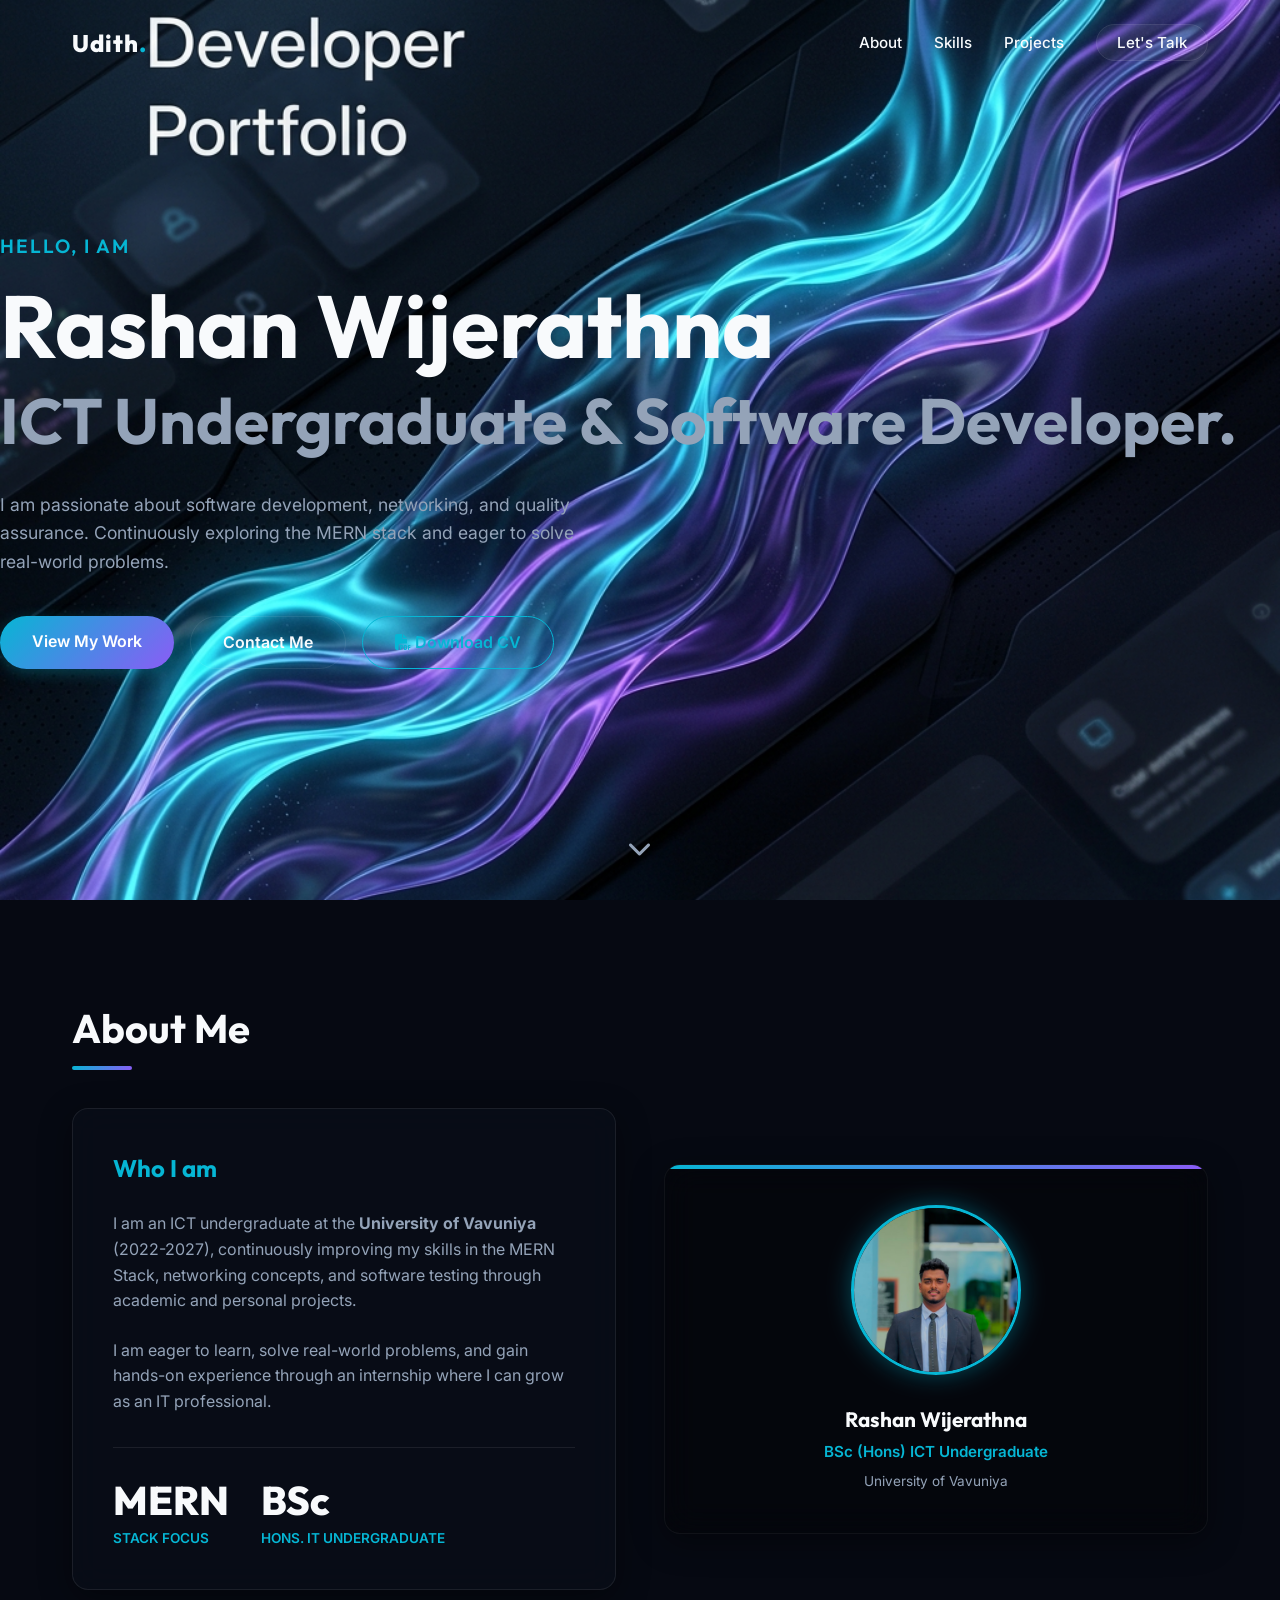
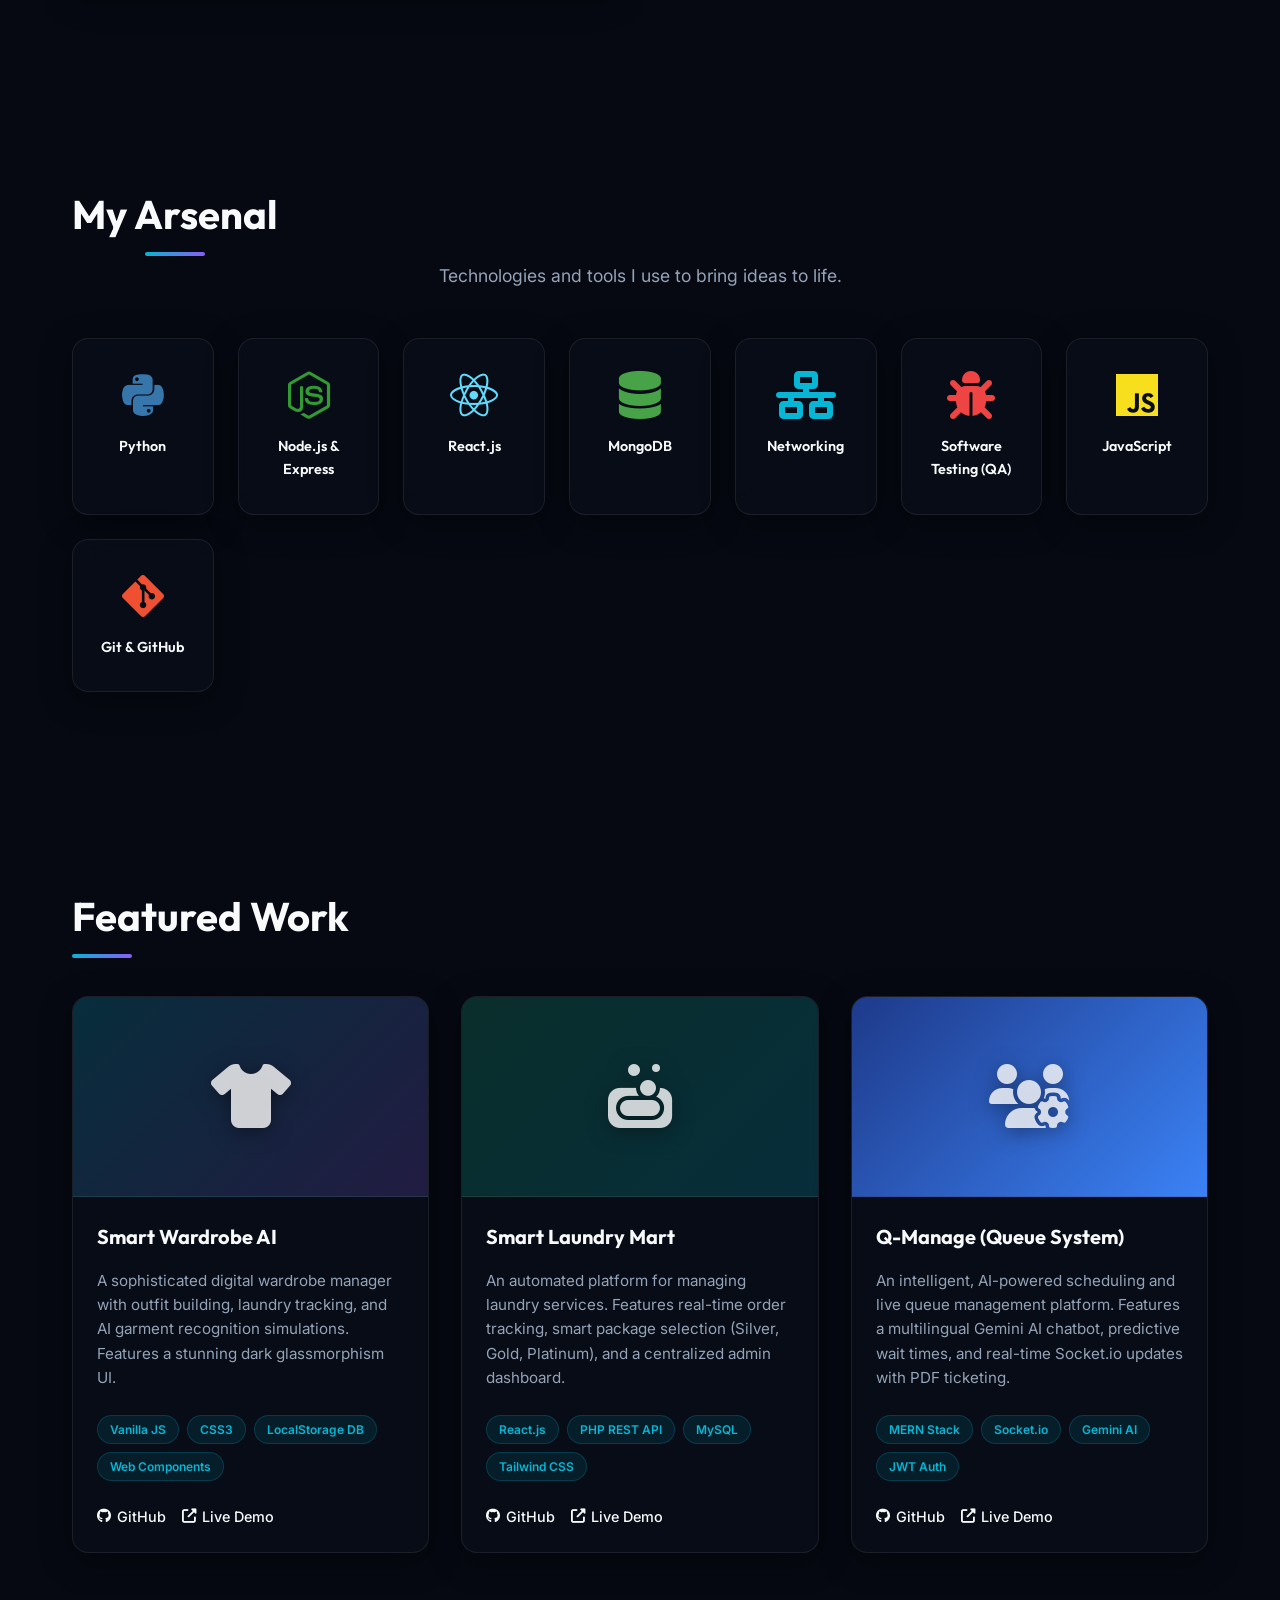
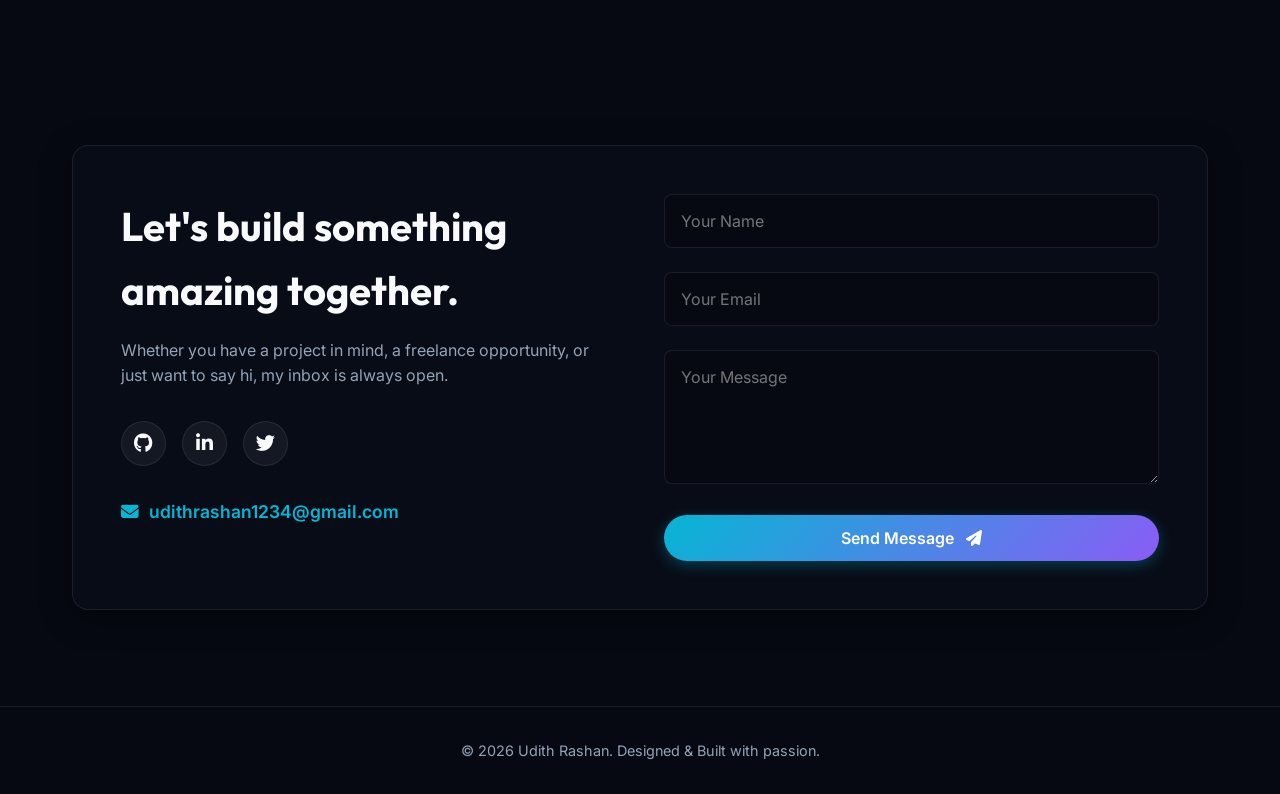
<file: index.html>
<!DOCTYPE html>
<html lang="en">
<head>
  <meta charset="UTF-8">
  <meta name="viewport" content="width=device-width, initial-scale=1.0">
  <title>Udith Rashan | ICT Undergraduate & Developer</title>
  <link rel="stylesheet" href="css/style.css">
  <link href="https://fonts.googleapis.com/css2?family=Inter:wght@300;400;500;600;700&family=Outfit:wght@400;500;700;800&display=swap" rel="stylesheet">
  <!-- FontAwesome for icons -->
  <link rel="stylesheet" href="https://cdnjs.cloudflare.com/ajax/libs/font-awesome/6.4.0/css/all.min.css">
</head>
<body>
  
  <nav class="navbar" id="navbar">
    <div class="nav-container">
      <a href="#home" class="logo">Udith<span>.</span></a>
      <ul class="nav-links">
        <li><a href="#about">About</a></li>
        <li><a href="#skills">Skills</a></li>
        <li><a href="#projects">Projects</a></li>
        <li><a href="#contact" class="btn-contact">Let's Talk</a></li>
      </ul>
      <div class="hamburger">
        <i class="fas fa-bars"></i>
      </div>
    </div>
  </nav>

  <main>
    <!-- HERO SECTION -->
    <section id="home" class="hero">
      <div class="hero-bg"></div>
      <div class="hero-content">
        <span class="greeting animate-up">Hello, I am</span>
        <h1 class="animate-up delay-1">Rashan Wijerathna</h1>
        <h2 class="animate-up delay-2">ICT Undergraduate & Software Developer.</h2>
        <p class="animate-up delay-3">I am passionate about software development, networking, and quality assurance. Continuously exploring the MERN stack and eager to solve real-world problems.</p>
        <div class="hero-actions animate-up delay-4">
          <a href="#projects" class="btn btn-primary">View My Work</a>
          <a href="#contact" class="btn btn-secondary">Contact Me</a>
          <a href="cv.html" target="_blank" class="btn btn-secondary" style="border-color: var(--accent-cyan); color: var(--accent-cyan);">
            <i class="fas fa-file-pdf"></i> Download CV
          </a>
        </div>
      </div>

      <div class="scroll-indicator">
        <a href="#about"><i class="fas fa-chevron-down"></i></a>
      </div>
    </section>

    <!-- ABOUT SECTION -->
    <section id="about" class="section">
      <div class="container">
        <h2 class="section-title">About Me</h2>
        <div class="about-grid">
          <div class="about-text glass-card reveal">
            <h3>Who I am</h3>
            <p>I am an ICT undergraduate at the <strong>University of Vavuniya</strong> (2022-2027), continuously improving my skills in the MERN Stack, networking concepts, and software testing through academic and personal projects.</p>
            <p>I am eager to learn, solve real-world problems, and gain hands-on experience through an internship where I can grow as an IT professional.</p>
            <div class="stats">
              <div class="stat-item">
                <span class="stat-num">MERN</span>
                <span class="stat-label">Stack Focus</span>
              </div>
              <div class="stat-item">
                <span class="stat-num">BSc</span>
                <span class="stat-label">Hons. IT Undergraduate</span>
              </div>
            </div>
          </div>
          <div class="about-visual glass-card reveal delay-1" style="display: flex; flex-direction: column; align-items: center; justify-content: center; padding: 2.5rem; text-align: center;">
            <div class="about-avatar-ring">
              <img src="assets/profile.jpg" alt="Rashan Wijerathna" style="width: 170px; height: 170px; border-radius: 50%; object-fit: cover; object-position: center top; border: 3px solid var(--accent-cyan); box-shadow: 0 0 25px rgba(6, 182, 212, 0.4);" />
            </div>
            <h3 style="margin-top: 1.25rem; color: var(--text-main); font-size: 1.3rem;">Rashan Wijerathna</h3>
            <p style="color: var(--accent-cyan); font-size: 0.95rem; font-weight: 600; margin-top: 0.25rem;">BSc (Hons) ICT Undergraduate</p>
            <p style="color: var(--text-muted); font-size: 0.85rem; margin-top: 0.4rem;">University of Vavuniya</p>
          </div>
        </div>
      </div>
    </section>

    <!-- SKILLS SECTION -->
    <section id="skills" class="section">
      <div class="container">
        <h2 class="section-title text-center">My Arsenal</h2>
        <p class="section-subtitle text-center">Technologies and tools I use to bring ideas to life.</p>
        
        <div class="skills-grid">
          <div class="skill-card glass-card reveal">
            <i class="fab fa-python skill-icon" style="color: #3776AB;"></i>
            <h4>Python</h4>
          </div>
          <div class="skill-card glass-card reveal delay-1">
            <i class="fab fa-node-js skill-icon" style="color: #339933;"></i>
            <h4>Node.js & Express</h4>
          </div>
          <div class="skill-card glass-card reveal delay-2">
            <i class="fab fa-react skill-icon" style="color: #61dafb;"></i>
            <h4>React.js</h4>
          </div>
          <div class="skill-card glass-card reveal delay-3">
            <i class="fas fa-database skill-icon" style="color: #47A248;"></i>
            <h4>MongoDB</h4>
          </div>
          <div class="skill-card glass-card reveal">
            <i class="fas fa-network-wired skill-icon" style="color: #06b6d4;"></i>
            <h4>Networking</h4>
          </div>
          <div class="skill-card glass-card reveal delay-1">
            <i class="fas fa-bug skill-icon" style="color: #ef4444;"></i>
            <h4>Software Testing (QA)</h4>
          </div>
          <div class="skill-card glass-card reveal delay-2">
            <i class="fab fa-js skill-icon" style="color: #f7df1e;"></i>
            <h4>JavaScript</h4>
          </div>
          <div class="skill-card glass-card reveal delay-3">
            <i class="fab fa-git-alt skill-icon" style="color: #f05032;"></i>
            <h4>Git & GitHub</h4>
          </div>
        </div>
      </div>
    </section>

    <!-- PROJECTS SECTION -->
    <section id="projects" class="section">
      <div class="container">
        <h2 class="section-title">Featured Work</h2>
        
        <div class="projects-grid">
          <!-- Project 1 -->
          <div class="project-card glass-card reveal">
            <div class="project-img placeholder-gradient-1">
              <i class="fas fa-tshirt project-icon"></i>
            </div>
            <div class="project-content">
              <h3>Smart Wardrobe AI</h3>
              <p>A sophisticated digital wardrobe manager with outfit building, laundry tracking, and AI garment recognition simulations. Features a stunning dark glassmorphism UI.</p>
              <div class="project-tech">
                <span>Vanilla JS</span>
                <span>CSS3</span>
                <span>LocalStorage DB</span>
                <span>Web Components</span>
              </div>
              <div class="project-links">
                <a href="https://github.com/rashan86/smart-wardrobe-app" target="_blank" class="btn-link"><i class="fab fa-github"></i> GitHub</a>
                <a href="#" class="btn-link"><i class="fas fa-external-link-alt"></i> Live Demo</a>
              </div>
            </div>
          </div>
          
          <!-- Project 2 -->
          <div class="project-card glass-card reveal delay-1">
            <div class="project-img placeholder-gradient-2">
              <i class="fas fa-soap project-icon"></i>
            </div>
            <div class="project-content">
              <h3>Smart Laundry Mart</h3>
              <p>An automated platform for managing laundry services. Features real-time order tracking, smart package selection (Silver, Gold, Platinum), and a centralized admin dashboard.</p>
              <div class="project-tech">
                <span>React.js</span>
                <span>PHP REST API</span>
                <span>MySQL</span>
                <span>Tailwind CSS</span>
              </div>
              <div class="project-links">
                <a href="https://github.com/rashan86/smart_laundry_mart" target="_blank" class="btn-link"><i class="fab fa-github"></i> GitHub</a>
                <a href="#" class="btn-link"><i class="fas fa-external-link-alt"></i> Live Demo</a>
              </div>
            </div>
          </div>
          
          <!-- Project 3 -->
          <div class="project-card glass-card reveal delay-2">
            <div class="project-img placeholder-gradient-1" style="background: linear-gradient(135deg, #1E3A8A 0%, #3B82F6 100%);">
              <i class="fas fa-users-cog project-icon"></i>
            </div>
            <div class="project-content">
              <h3>Q-Manage (Queue System)</h3>
              <p>An intelligent, AI-powered scheduling and live queue management platform. Features a multilingual Gemini AI chatbot, predictive wait times, and real-time Socket.io updates with PDF ticketing.</p>
              <div class="project-tech">
                <span>MERN Stack</span>
                <span>Socket.io</span>
                <span>Gemini AI</span>
                <span>JWT Auth</span>
              </div>
              <div class="project-links">
                <a href="https://github.com/rashan86/Appointment-Queue-Management" target="_blank" class="btn-link"><i class="fab fa-github"></i> GitHub</a>
                <a href="#" class="btn-link"><i class="fas fa-external-link-alt"></i> Live Demo</a>
              </div>
            </div>
          </div>
        </div>
      </div>
    </section>

    <!-- CONTACT SECTION -->
    <section id="contact" class="section">
      <div class="container">
        <div class="contact-box glass-card reveal">
          <div class="contact-info">
            <h2>Let's build something amazing together.</h2>
            <p>Whether you have a project in mind, a freelance opportunity, or just want to say hi, my inbox is always open.</p>
            <div class="social-links">
              <a href="https://github.com/rashan86" target="_blank" class="social-icon"><i class="fab fa-github"></i></a>
              <a href="https://www.linkedin.com/in/rashnx86" target="_blank" class="social-icon"><i class="fab fa-linkedin-in"></i></a>
              <a href="#" class="social-icon"><i class="fab fa-twitter"></i></a>
            </div>
            <a href="mailto:udithrashan1234@gmail.com" class="email-link"><i class="fas fa-envelope"></i> udithrashan1234@gmail.com</a>
          </div>
          
          <form class="contact-form" id="contactForm">
            <div class="input-group">
              <input type="text" id="name" required placeholder="Your Name">
            </div>
            <div class="input-group">
              <input type="email" id="email" required placeholder="Your Email">
            </div>
            <div class="input-group">
              <textarea id="message" rows="5" required placeholder="Your Message"></textarea>
            </div>
            <button type="submit" class="btn btn-primary" style="width: 100%;">Send Message <i class="fas fa-paper-plane" style="margin-left: 8px;"></i></button>
          </form>
        </div>
      </div>
    </section>
  </main>

  <footer>
    <div class="container">
      <p>&copy; 2026 Udith Rashan. Designed & Built with passion.</p>
    </div>
  </footer>

  <script src="js/main.js"></script>
</body>
</html>
</file>
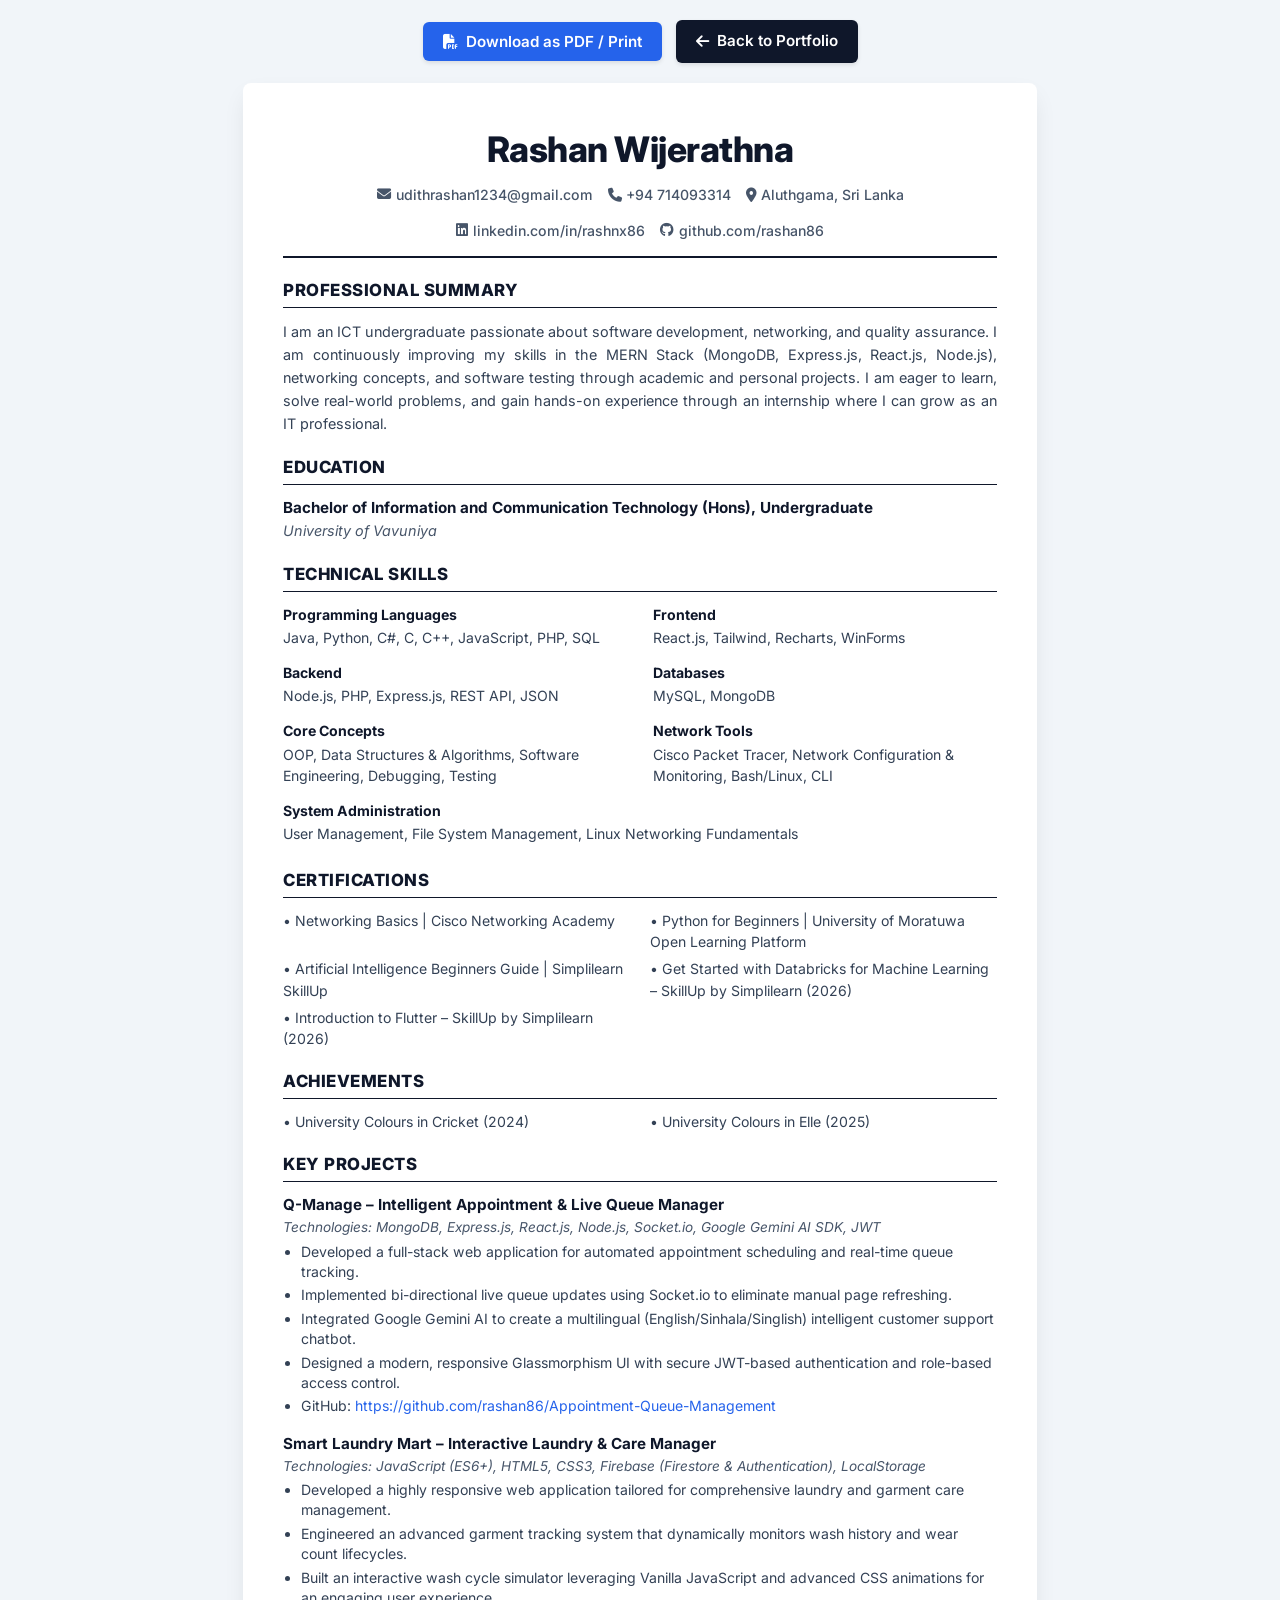
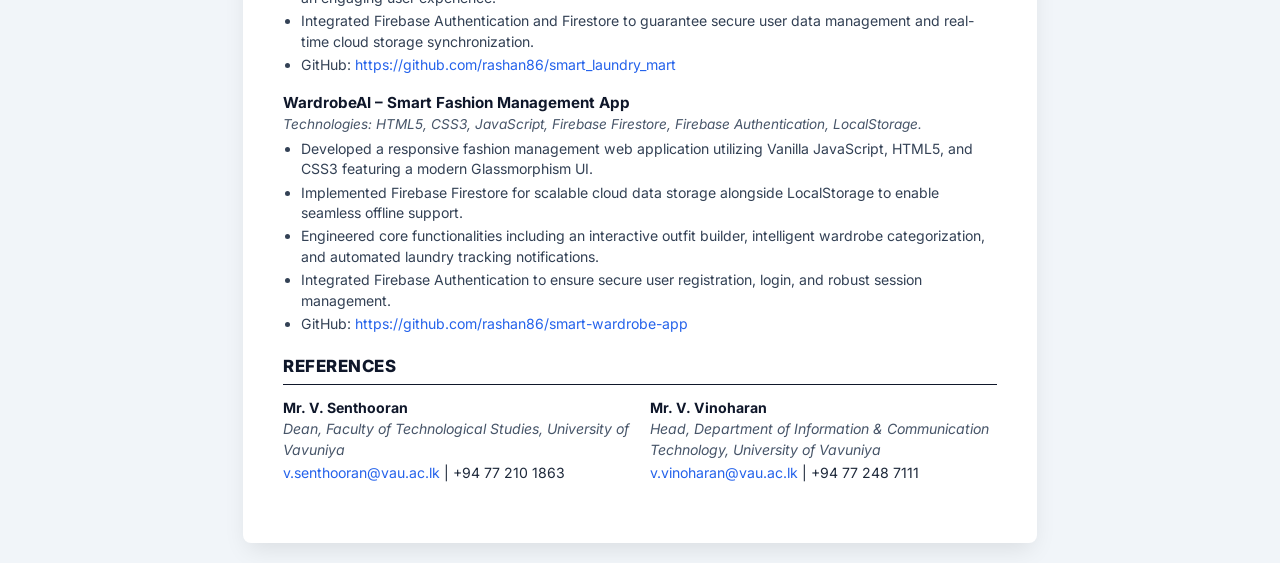
<file: cv.html>
<!DOCTYPE html>
<html lang="en">
<head>
  <meta charset="UTF-8">
  <meta name="viewport" content="width=device-width, initial-scale=1.0">
  <title>Rashan Wijerathna - CV</title>
  <link href="https://fonts.googleapis.com/css2?family=Inter:wght@400;500;600;700;800&display=swap" rel="stylesheet">
  <link rel="stylesheet" href="https://cdnjs.cloudflare.com/ajax/libs/font-awesome/6.4.0/css/all.min.css">
  <style>
    /* Reset & Base Settings */
    * { box-sizing: border-box; margin: 0; padding: 0; }
    body { font-family: 'Inter', sans-serif; color: #1e293b; line-height: 1.5; background: #f1f5f9; padding: 20px; }
    
    /* A4 Size Paper styling */
    .page {
      background: white;
      max-width: 21cm; /* A4 width */
      min-height: 29.7cm;
      margin: 0 auto;
      padding: 40px;
      box-shadow: 0 10px 25px -5px rgba(0,0,0,0.1);
      border-radius: 8px;
    }

    /* Header */
    header { border-bottom: 2px solid #0f172a; padding-bottom: 15px; margin-bottom: 20px; }
    h1 { font-size: 2.2rem; color: #0f172a; font-weight: 800; text-align: center; margin-bottom: 8px; letter-spacing: -0.5px; }
    .contact-info { display: flex; justify-content: center; flex-wrap: wrap; gap: 15px; font-size: 0.88rem; color: #475569; font-weight: 500; }
    .contact-info a { color: #475569; text-decoration: none; display: flex; align-items: center; gap: 5px; }
    .contact-info a:hover { color: #2563eb; }

    /* Sections */
    section { margin-bottom: 20px; }
    h2 { font-size: 1.05rem; color: #0f172a; border-bottom: 1.5px solid #0f172a; padding-bottom: 4px; margin-bottom: 12px; text-transform: uppercase; font-weight: 800; letter-spacing: 0.5px; }
    
    /* Summary */
    .summary { font-size: 0.9rem; color: #334155; text-align: justify; line-height: 1.6; }

    /* Education */
    .edu-item { margin-bottom: 8px; }
    .edu-title { font-weight: 700; color: #0f172a; font-size: 0.95rem; }
    .edu-sub { font-style: italic; color: #475569; font-size: 0.9rem; }

    /* Technical Skills Grid */
    .skills-grid { display: grid; grid-template-columns: 1fr 1fr; gap: 10px 25px; font-size: 0.88rem; }
    .skill-cat { margin-bottom: 4px; }
    .skill-cat strong { color: #0f172a; display: block; margin-bottom: 2px; }
    .skill-cat span { color: #334155; }

    /* Certifications & Achievements List */
    .two-col-list { display: grid; grid-template-columns: 1fr 1fr; gap: 6px 20px; font-size: 0.88rem; color: #334155; }
    .list-item { display: flex; alignItems: flex-start; gap: 6px; }

    /* Projects */
    .project-item { margin-bottom: 16px; }
    .project-header { font-weight: 700; font-size: 0.95rem; color: #0f172a; }
    .project-tech { font-style: italic; font-size: 0.85rem; color: #475569; margin-bottom: 4px; }
    .project-bullets { margin-left: 18px; font-size: 0.88rem; color: #334155; }
    .project-bullets li { margin-bottom: 3px; line-height: 1.45; }
    .project-bullets a { color: #2563eb; text-decoration: none; }
    .project-bullets a:hover { text-decoration: underline; }

    /* References */
    .ref-grid { display: grid; grid-template-columns: 1fr 1fr; gap: 20px; font-size: 0.88rem; }
    .ref-item strong { color: #0f172a; display: block; }
    .ref-item span { color: #475569; font-style: italic; display: block; margin-bottom: 2px; }
    .ref-item a { color: #2563eb; text-decoration: none; }

    /* Web Action buttons (Hidden when printing) */
    .no-print { text-align: center; margin-bottom: 20px; }
    .btn { background: #2563eb; color: white; border: none; padding: 10px 20px; border-radius: 6px; font-family: inherit; font-size: 0.95rem; cursor: pointer; text-decoration: none; display: inline-flex; align-items: center; gap: 8px; font-weight: 600; box-shadow: 0 2px 4px rgba(0,0,0,0.1); }
    .btn:hover { background: #1d4ed8; }

    /* Print Styles */
    @media print {
      body { background: white; padding: 0; }
      .page { box-shadow: none; margin: 0; max-width: 100%; width: 100%; padding: 0; border-radius: 0; }
      .no-print { display: none !important; }
    }
  </style>
</head>
<body>

  <!-- Print action button -->
  <div class="no-print">
    <button class="btn" onclick="window.print()">
      <i class="fas fa-file-pdf"></i> Download as PDF / Print
    </button>
    <a href="index.html" class="btn" style="background: #0f172a; margin-left: 10px;">
      <i class="fas fa-arrow-left"></i> Back to Portfolio
    </a>
  </div>

  <div class="page">
    <header>
      <h1>Rashan Wijerathna</h1>
      <div class="contact-info">
        <a href="mailto:udithrashan1234@gmail.com"><i class="fas fa-envelope"></i> udithrashan1234@gmail.com</a>
        <span><i class="fas fa-phone"></i> +94 714093314</span>
        <span><i class="fas fa-map-marker-alt"></i> Aluthgama, Sri Lanka</span>
        <a href="https://linkedin.com/in/rashnx86" target="_blank"><i class="fab fa-linkedin"></i> linkedin.com/in/rashnx86</a>
        <a href="https://github.com/rashan86" target="_blank"><i class="fab fa-github"></i> github.com/rashan86</a>
      </div>
    </header>

    <!-- PROFESSIONAL SUMMARY -->
    <section>
      <h2>Professional Summary</h2>
      <p class="summary">
        I am an ICT undergraduate passionate about software development, networking, and quality assurance. I am continuously improving my skills in the MERN Stack (MongoDB, Express.js, React.js, Node.js), networking concepts, and software testing through academic and personal projects. I am eager to learn, solve real-world problems, and gain hands-on experience through an internship where I can grow as an IT professional.
      </p>
    </section>

    <!-- EDUCATION -->
    <section>
      <h2>Education</h2>
      <div class="edu-item">
        <div class="edu-title">Bachelor of Information and Communication Technology (Hons), Undergraduate</div>
        <div class="edu-sub">University of Vavuniya</div>
      </div>
    </section>

    <!-- TECHNICAL SKILLS -->
    <section>
      <h2>Technical Skills</h2>
      <div class="skills-grid">
        <div class="skill-cat">
          <strong>Programming Languages</strong>
          <span>Java, Python, C#, C, C++, JavaScript, PHP, SQL</span>
        </div>
        <div class="skill-cat">
          <strong>Frontend</strong>
          <span>React.js, Tailwind, Recharts, WinForms</span>
        </div>
        <div class="skill-cat">
          <strong>Backend</strong>
          <span>Node.js, PHP, Express.js, REST API, JSON</span>
        </div>
        <div class="skill-cat">
          <strong>Databases</strong>
          <span>MySQL, MongoDB</span>
        </div>
        <div class="skill-cat">
          <strong>Core Concepts</strong>
          <span>OOP, Data Structures & Algorithms, Software Engineering, Debugging, Testing</span>
        </div>
        <div class="skill-cat">
          <strong>Network Tools</strong>
          <span>Cisco Packet Tracer, Network Configuration & Monitoring, Bash/Linux, CLI</span>
        </div>
        <div class="skill-cat" style="grid-column: span 2;">
          <strong>System Administration</strong>
          <span>User Management, File System Management, Linux Networking Fundamentals</span>
        </div>
      </div>
    </section>

    <!-- CERTIFICATIONS -->
    <section>
      <h2>Certifications</h2>
      <div class="two-col-list">
        <div class="list-item">• Networking Basics | Cisco Networking Academy</div>
        <div class="list-item">• Python for Beginners | University of Moratuwa Open Learning Platform</div>
        <div class="list-item">• Artificial Intelligence Beginners Guide | Simplilearn SkillUp</div>
        <div class="list-item">• Get Started with Databricks for Machine Learning – SkillUp by Simplilearn (2026)</div>
        <div class="list-item">• Introduction to Flutter – SkillUp by Simplilearn (2026)</div>
      </div>
    </section>

    <!-- ACHIEVEMENTS -->
    <section>
      <h2>Achievements</h2>
      <div class="two-col-list">
        <div class="list-item">• University Colours in Cricket (2024)</div>
        <div class="list-item">• University Colours in Elle (2025)</div>
      </div>
    </section>

    <!-- KEY PROJECTS -->
    <section>
      <h2>Key Projects</h2>
      
      <div class="project-item">
        <div class="project-header">Q-Manage – Intelligent Appointment & Live Queue Manager</div>
        <div class="project-tech">Technologies: MongoDB, Express.js, React.js, Node.js, Socket.io, Google Gemini AI SDK, JWT</div>
        <ul class="project-bullets">
          <li>Developed a full-stack web application for automated appointment scheduling and real-time queue tracking.</li>
          <li>Implemented bi-directional live queue updates using Socket.io to eliminate manual page refreshing.</li>
          <li>Integrated Google Gemini AI to create a multilingual (English/Sinhala/Singlish) intelligent customer support chatbot.</li>
          <li>Designed a modern, responsive Glassmorphism UI with secure JWT-based authentication and role-based access control.</li>
          <li>GitHub: <a href="https://github.com/rashan86/Appointment-Queue-Management" target="_blank">https://github.com/rashan86/Appointment-Queue-Management</a></li>
        </ul>
      </div>

      <div class="project-item">
        <div class="project-header">Smart Laundry Mart – Interactive Laundry & Care Manager</div>
        <div class="project-tech">Technologies: JavaScript (ES6+), HTML5, CSS3, Firebase (Firestore & Authentication), LocalStorage</div>
        <ul class="project-bullets">
          <li>Developed a highly responsive web application tailored for comprehensive laundry and garment care management.</li>
          <li>Engineered an advanced garment tracking system that dynamically monitors wash history and wear count lifecycles.</li>
          <li>Built an interactive wash cycle simulator leveraging Vanilla JavaScript and advanced CSS animations for an engaging user experience.</li>
          <li>Integrated Firebase Authentication and Firestore to guarantee secure user data management and real-time cloud storage synchronization.</li>
          <li>GitHub: <a href="https://github.com/rashan86/smart_laundry_mart" target="_blank">https://github.com/rashan86/smart_laundry_mart</a></li>
        </ul>
      </div>

      <div class="project-item">
        <div class="project-header">WardrobeAI – Smart Fashion Management App</div>
        <div class="project-tech">Technologies: HTML5, CSS3, JavaScript, Firebase Firestore, Firebase Authentication, LocalStorage.</div>
        <ul class="project-bullets">
          <li>Developed a responsive fashion management web application utilizing Vanilla JavaScript, HTML5, and CSS3 featuring a modern Glassmorphism UI.</li>
          <li>Implemented Firebase Firestore for scalable cloud data storage alongside LocalStorage to enable seamless offline support.</li>
          <li>Engineered core functionalities including an interactive outfit builder, intelligent wardrobe categorization, and automated laundry tracking notifications.</li>
          <li>Integrated Firebase Authentication to ensure secure user registration, login, and robust session management.</li>
          <li>GitHub: <a href="https://github.com/rashan86/smart-wardrobe-app" target="_blank">https://github.com/rashan86/smart-wardrobe-app</a></li>
        </ul>
      </div>
    </section>

    <!-- REFERENCES -->
    <section>
      <h2>References</h2>
      <div class="ref-grid">
        <div class="ref-item">
          <strong>Mr. V. Senthooran</strong>
          <span>Dean, Faculty of Technological Studies, University of Vavuniya</span>
          <a href="mailto:v.senthooran@vau.ac.lk">v.senthooran@vau.ac.lk</a> | +94 77 210 1863
        </div>
        <div class="ref-item">
          <strong>Mr. V. Vinoharan</strong>
          <span>Head, Department of Information & Communication Technology, University of Vavuniya</span>
          <a href="mailto:v.vinoharan@vau.ac.lk">v.vinoharan@vau.ac.lk</a> | +94 77 248 7111
        </div>
      </div>
    </section>
  </div>

</body>
</html>
</file>
<file: css/style.css>
/* Base Styles & Variables */
:root {
  --bg-main: #060912;
  --bg-card: rgba(13, 18, 30, 0.45);
  --border-color: rgba(255, 255, 255, 0.08);
  --text-main: #f8fafc;
  --text-muted: #94a3b8;
  --accent-cyan: #06b6d4;
  --accent-purple: #8b5cf6;
  --accent-gradient: linear-gradient(135deg, #06b6d4 0%, #8b5cf6 100%);
  --glass-blur: blur(16px);
  --glass-shadow: 0 8px 32px 0 rgba(0, 0, 0, 0.4);
  
  --font-heading: 'Outfit', sans-serif;
  --font-body: 'Inter', sans-serif;
  
  --transition: 0.3s cubic-bezier(0.4, 0, 0.2, 1);
}

* {
  margin: 0;
  padding: 0;
  box-sizing: border-box;
}

html {
  scroll-behavior: smooth;
}

body {
  background-color: var(--bg-main);
  color: var(--text-main);
  font-family: var(--font-body);
  line-height: 1.6;
  overflow-x: hidden;
}

.container {
  max-width: 1200px;
  margin: 0 auto;
  padding: 0 2rem;
}

/* Typography */
h1, h2, h3, h4 {
  font-family: var(--font-heading);
  font-weight: 700;
  color: var(--text-main);
}

.section-title {
  font-size: 2.5rem;
  margin-bottom: 3rem;
  position: relative;
  display: inline-block;
}

.section-title::after {
  content: '';
  position: absolute;
  left: 0;
  bottom: -10px;
  width: 60px;
  height: 4px;
  background: var(--accent-gradient);
  border-radius: 4px;
}

.text-center {
  text-align: center;
}
.text-center.section-title::after {
  left: 50%;
  transform: translateX(-50%);
}

.section-subtitle {
  color: var(--text-muted);
  font-size: 1.1rem;
  margin-top: -2rem;
  margin-bottom: 3rem;
}

/* Buttons */
.btn {
  display: inline-block;
  padding: 0.8rem 2rem;
  border-radius: 30px;
  font-family: var(--font-body);
  font-weight: 600;
  text-decoration: none;
  transition: var(--transition);
  cursor: pointer;
  border: none;
  font-size: 1rem;
}

.btn-primary {
  background: var(--accent-gradient);
  color: white;
  box-shadow: 0 4px 15px rgba(6, 182, 212, 0.3);
}

.btn-primary:hover {
  transform: translateY(-3px);
  box-shadow: 0 8px 25px rgba(6, 182, 212, 0.5);
}

.btn-secondary {
  background: transparent;
  color: var(--text-main);
  border: 1px solid var(--border-color);
}

.btn-secondary:hover {
  background: rgba(255,255,255,0.05);
  border-color: var(--text-muted);
}

/* Glass Card Utility */
.glass-card {
  background: var(--bg-card);
  backdrop-filter: var(--glass-blur);
  -webkit-backdrop-filter: var(--glass-blur);
  border: 1px solid var(--border-color);
  border-radius: 16px;
  box-shadow: var(--glass-shadow);
  transition: var(--transition);
}

.glass-card:hover {
  border-color: rgba(6, 182, 212, 0.4);
  transform: translateY(-5px);
}

/* Navbar */
.navbar {
  position: fixed;
  top: 0;
  width: 100%;
  padding: 1.5rem 0;
  z-index: 1000;
  transition: var(--transition);
}

.navbar.scrolled {
  padding: 1rem 0;
  background: rgba(6, 9, 18, 0.85);
  backdrop-filter: blur(12px);
  border-bottom: 1px solid var(--border-color);
}

.nav-container {
  max-width: 1200px;
  margin: 0 auto;
  padding: 0 2rem;
  display: flex;
  justify-content: space-between;
  align-items: center;
}

.logo {
  font-family: var(--font-heading);
  font-size: 1.5rem;
  font-weight: 800;
  color: var(--text-main);
  text-decoration: none;
  letter-spacing: 1px;
}

.logo span {
  color: var(--accent-cyan);
}

.nav-links {
  display: flex;
  list-style: none;
  gap: 2rem;
  align-items: center;
}

.nav-links a {
  color: var(--text-main);
  text-decoration: none;
  font-weight: 500;
  font-size: 0.95rem;
  transition: var(--transition);
}

.nav-links a:hover {
  color: var(--accent-cyan);
}

.btn-contact {
  padding: 0.5rem 1.25rem;
  background: rgba(255,255,255,0.05);
  border: 1px solid var(--border-color);
  border-radius: 20px;
}

.btn-contact:hover {
  background: var(--accent-cyan) !important;
  border-color: var(--accent-cyan);
  color: white !important;
}

.hamburger {
  display: none;
  font-size: 1.5rem;
  cursor: pointer;
}

/* Sections */
.section {
  padding: 6rem 0;
}

/* Hero Section */
.hero {
  height: 100vh;
  display: flex;
  align-items: center;
  position: relative;
  overflow: hidden;
}

.hero-bg {
  position: absolute;
  top: 0; left: 0; right: 0; bottom: 0;
  background: url('../assets/hero-bg.png') center/cover no-repeat;
  z-index: -1;
}

/* Dark overlay for hero */
.hero::before {
  content: '';
  position: absolute;
  inset: 0;
  background: linear-gradient(to bottom, rgba(6,9,18,0.7), rgba(6,9,18,1));
  z-index: -1;
}

.hero-container {
  display: flex;
  align-items: center;
  justify-content: space-between;
  gap: 3rem;
  z-index: 1;
  width: 100%;
}

.hero-content {
  flex: 1;
  z-index: 1;
}

.hero-image-wrapper {
  flex-shrink: 0;
  display: flex;
  justify-content: center;
}

.profile-card {
  padding: 12px;
  border-radius: 24px;
  background: rgba(15, 23, 42, 0.45);
  backdrop-filter: blur(20px);
  border: 1px solid rgba(6, 182, 212, 0.3);
  box-shadow: 0 20px 40px rgba(0,0,0,0.5), 0 0 30px rgba(6, 182, 212, 0.2);
  position: relative;
  transition: transform 0.4s ease, border-color 0.4s ease;
}

.profile-card:hover {
  transform: translateY(-8px);
  border-color: rgba(6, 182, 212, 0.6);
}

.profile-img-container {
  width: 290px;
  height: 380px;
  border-radius: 16px;
  overflow: hidden;
  position: relative;
}

.profile-img {
  width: 100%;
  height: 100%;
  object-fit: cover;
  object-position: center 15%;
  transition: transform 0.5s ease;
}

.profile-card:hover .profile-img {
  transform: scale(1.04);
}

.status-badge {
  position: absolute;
  bottom: -15px;
  left: 50%;
  transform: translateX(-50%);
  background: #0f172a;
  border: 1px solid var(--accent-cyan);
  color: #f8fafc;
  padding: 0.4rem 1.2rem;
  border-radius: 30px;
  font-size: 0.825rem;
  font-weight: 600;
  display: flex;
  align-items: center;
  gap: 8px;
  white-space: nowrap;
  box-shadow: 0 4px 15px rgba(0,0,0,0.5);
}

.status-dot {
  width: 10px;
  height: 10px;
  background: #22c55e;
  border-radius: 50%;
  box-shadow: 0 0 10px #22c55e;
  animation: pulse-green 2s infinite;
}

@keyframes pulse-green {
  0% { transform: scale(0.95); box-shadow: 0 0 0 0 rgba(34, 197, 94, 0.7); }
  70% { transform: scale(1); box-shadow: 0 0 0 8px rgba(34, 197, 94, 0); }
  100% { transform: scale(0.95); box-shadow: 0 0 0 0 rgba(34, 197, 94, 0); }
}

.greeting {
  color: var(--accent-cyan);
  font-family: var(--font-heading);
  font-weight: 600;
  font-size: 1.2rem;
  letter-spacing: 2px;
  text-transform: uppercase;
  display: block;
  margin-bottom: 1rem;
}

.hero h1 {
  font-size: clamp(3rem, 8vw, 5.5rem);
  line-height: 1.1;
  margin-bottom: 0.5rem;
}

.hero h2 {
  font-size: clamp(2rem, 5vw, 4rem);
  color: var(--text-muted);
  line-height: 1.2;
  margin-bottom: 2rem;
}

.hero p {
  max-width: 600px;
  color: var(--text-muted);
  font-size: 1.1rem;
  margin-bottom: 2.5rem;
}

.hero-actions {
  display: flex;
  gap: 1rem;
}

.scroll-indicator {
  position: absolute;
  bottom: 2rem;
  left: 50%;
  transform: translateX(-50%);
  animation: bounce 2s infinite;
}

.scroll-indicator a {
  color: var(--text-muted);
  font-size: 1.5rem;
  transition: var(--transition);
}

.scroll-indicator a:hover {
  color: var(--accent-cyan);
}

@keyframes bounce {
  0%, 20%, 50%, 80%, 100% { transform: translateY(0); }
  40% { transform: translateY(-15px); }
  60% { transform: translateY(-7px); }
}

/* About Section */
.about-grid {
  display: grid;
  grid-template-columns: 1fr 1fr;
  gap: 3rem;
  align-items: center;
}

.about-text {
  padding: 2.5rem;
}

.about-text h3 {
  font-size: 1.5rem;
  margin-bottom: 1.5rem;
  color: var(--accent-cyan);
}

.about-text p {
  color: var(--text-muted);
  margin-bottom: 1.5rem;
}

.stats {
  display: flex;
  gap: 2rem;
  margin-top: 2rem;
  padding-top: 2rem;
  border-top: 1px solid var(--border-color);
}

.stat-item {
  display: flex;
  flex-direction: column;
}

.stat-num {
  font-size: 2.5rem;
  font-family: var(--font-heading);
  font-weight: 800;
  color: var(--text-main);
  line-height: 1;
}

.stat-label {
  color: var(--accent-cyan);
  font-size: 0.85rem;
  font-weight: 600;
  text-transform: uppercase;
  margin-top: 0.5rem;
}

.about-visual {
  padding: 2rem;
  background: rgba(0,0,0,0.3);
  border: 1px solid rgba(255,255,255,0.05);
  border-radius: 16px;
  position: relative;
  overflow: hidden;
}

.about-visual::before {
  content: '';
  position: absolute;
  top: 0; left: 0;
  width: 100%; height: 4px;
  background: var(--accent-gradient);
}

.code-snippet pre {
  font-family: 'Courier New', Courier, monospace;
  color: #a8b2d1;
  font-size: 0.95rem;
  line-height: 1.5;
  overflow-x: auto;
}

/* Skills Section */
.skills-grid {
  display: grid;
  grid-template-columns: repeat(auto-fill, minmax(140px, 1fr));
  gap: 1.5rem;
}

.skill-card {
  padding: 2rem 1rem;
  text-align: center;
  display: flex;
  flex-direction: column;
  align-items: center;
  gap: 1rem;
}

.skill-icon {
  font-size: 3rem;
  transition: var(--transition);
}

.skill-card:hover .skill-icon {
  transform: scale(1.1) rotate(5deg);
}

.skill-card h4 {
  font-size: 0.9rem;
  font-weight: 600;
}

/* Projects Section */
.projects-grid {
  display: grid;
  grid-template-columns: repeat(auto-fill, minmax(350px, 1fr));
  gap: 2rem;
}

.project-card {
  overflow: hidden;
  display: flex;
  flex-direction: column;
}

.project-img {
  height: 200px;
  display: flex;
  align-items: center;
  justify-content: center;
  border-bottom: 1px solid var(--border-color);
}

.placeholder-gradient-1 {
  background: linear-gradient(135deg, rgba(6, 182, 212, 0.2), rgba(139, 92, 246, 0.2));
}

.placeholder-gradient-2 {
  background: linear-gradient(135deg, rgba(16, 185, 129, 0.2), rgba(6, 182, 212, 0.2));
}

.project-icon {
  font-size: 4rem;
  color: rgba(255,255,255,0.8);
  filter: drop-shadow(0 4px 10px rgba(0,0,0,0.5));
}

.project-content {
  padding: 1.5rem;
  flex-grow: 1;
  display: flex;
  flex-direction: column;
}

.project-content h3 {
  font-size: 1.25rem;
  margin-bottom: 1rem;
}

.project-content p {
  color: var(--text-muted);
  font-size: 0.95rem;
  margin-bottom: 1.5rem;
  flex-grow: 1;
}

.project-tech {
  display: flex;
  flex-wrap: wrap;
  gap: 0.5rem;
  margin-bottom: 1.5rem;
}

.project-tech span {
  font-size: 0.75rem;
  font-weight: 600;
  color: var(--accent-cyan);
  background: rgba(6,182,212,0.1);
  padding: 0.25rem 0.75rem;
  border-radius: 20px;
  border: 1px solid rgba(6,182,212,0.2);
}

.project-links {
  display: flex;
  gap: 1rem;
}

.btn-link {
  color: var(--text-main);
  text-decoration: none;
  font-size: 0.9rem;
  font-weight: 500;
  transition: var(--transition);
  display: flex;
  align-items: center;
  gap: 6px;
}

.btn-link:hover {
  color: var(--accent-cyan);
}

/* Contact Section */
.contact-box {
  display: grid;
  grid-template-columns: 1fr 1fr;
  gap: 3rem;
  padding: 3rem;
}

.contact-info h2 {
  font-size: 2.5rem;
  margin-bottom: 1rem;
}

.contact-info p {
  color: var(--text-muted);
  margin-bottom: 2rem;
}

.social-links {
  display: flex;
  gap: 1rem;
  margin-bottom: 2rem;
}

.social-icon {
  width: 45px;
  height: 45px;
  border-radius: 50%;
  background: rgba(255,255,255,0.05);
  display: flex;
  align-items: center;
  justify-content: center;
  color: var(--text-main);
  text-decoration: none;
  font-size: 1.2rem;
  transition: var(--transition);
  border: 1px solid var(--border-color);
}

.social-icon:hover {
  background: var(--accent-cyan);
  border-color: var(--accent-cyan);
  transform: translateY(-3px);
}

.email-link {
  display: inline-flex;
  align-items: center;
  gap: 10px;
  color: var(--accent-cyan);
  text-decoration: none;
  font-weight: 600;
  font-size: 1.1rem;
}

.input-group {
  margin-bottom: 1.5rem;
}

.input-group input, .input-group textarea {
  width: 100%;
  padding: 1rem;
  background: rgba(0,0,0,0.2);
  border: 1px solid var(--border-color);
  border-radius: 8px;
  color: var(--text-main);
  font-family: var(--font-body);
  font-size: 1rem;
  transition: var(--transition);
  outline: none;
}

.input-group input:focus, .input-group textarea:focus {
  border-color: var(--accent-cyan);
  background: rgba(0,0,0,0.4);
}

footer {
  text-align: center;
  padding: 2rem 0;
  border-top: 1px solid var(--border-color);
  color: var(--text-muted);
  font-size: 0.9rem;
}

/* Animations */
.animate-up {
  opacity: 0;
  transform: translateY(30px);
  animation: fadeUp 0.8s forwards cubic-bezier(0.4, 0, 0.2, 1);
}

.delay-1 { animation-delay: 0.1s; }
.delay-2 { animation-delay: 0.2s; }
.delay-3 { animation-delay: 0.3s; }
.delay-4 { animation-delay: 0.4s; }

@keyframes fadeUp {
  to {
    opacity: 1;
    transform: translateY(0);
  }
}

/* Scroll reveal classes */
.reveal {
  opacity: 0;
  transform: translateY(40px);
  transition: all 0.8s cubic-bezier(0.4, 0, 0.2, 1);
}

.reveal.active {
  opacity: 1;
  transform: translateY(0);
}

/* Responsive */
@media (max-width: 992px) {
  .hero-container {
    flex-direction: column-reverse;
    text-align: center;
    padding-top: 5rem;
  }
  .hero-actions {
    justify-content: center;
  }
  .profile-img-container {
    width: 240px;
    height: 310px;
  }
  .about-grid, .contact-box {
    grid-template-columns: 1fr;
  }
  .contact-box {
    padding: 2rem;
  }
}

@media (max-width: 768px) {
  .hero h1 { font-size: 3.5rem; }
  .hero h2 { font-size: 2rem; }
  .hero-actions { flex-direction: column; }
  
  .nav-links {
    display: none; /* simple mobile hide for now */
  }
  .hamburger {
    display: block;
  }
}
</file>
